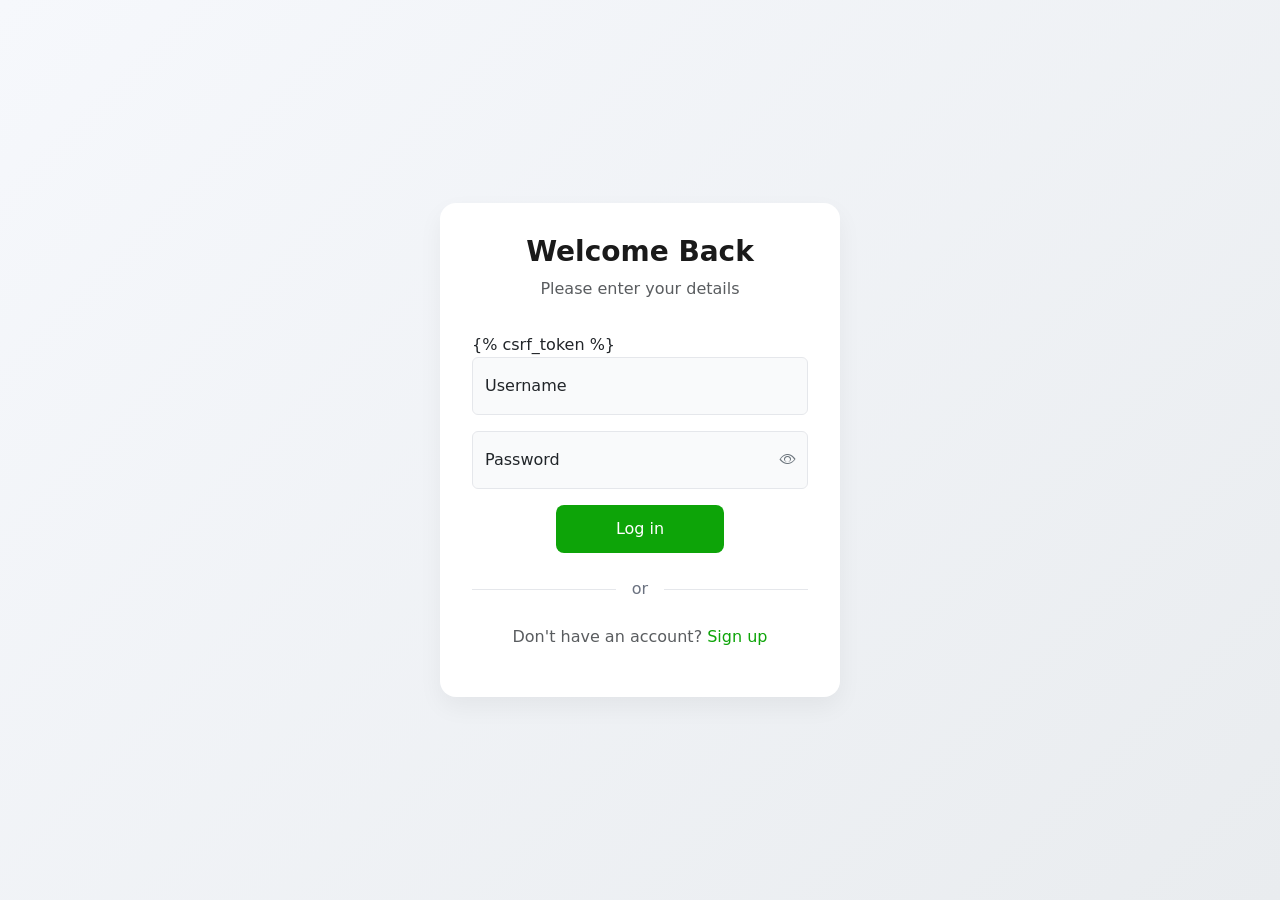
<file: templates/login.html>
<!DOCTYPE html>
<html lang="en">
<head>
    <meta charset="utf-8">
    <meta name="viewport" content="width=device-width, initial-scale=1">
    <title>Login || Modern Design</title>
    <link rel="stylesheet" href="https://cdn.jsdelivr.net/npm/bootstrap@5.3.0/dist/css/bootstrap.min.css">
    <link rel="stylesheet" href="https://cdn.jsdelivr.net/npm/bootstrap-icons@1.11.1/font/bootstrap-icons.css">

    <style>
        :root {
            --primary-color: #0da408;
            --hover-color: #30a000;
        }

        body {
            height: 100vh;
            background: linear-gradient(135deg, #f6f8fc 0%, #e9ecef 100%);
            display: flex;
            align-items: center;
            justify-content: center;
            padding: 20px;
        }

        .login-container {
            width: 100%;
            max-width: 400px;
            background: white;
            border-radius: 16px;
            box-shadow: 0 10px 25px rgba(0, 0, 0, 0.05);
            padding: 2rem;
            transition: transform 0.2s ease;
        }

        .login-container:hover {
            transform: translateY(-5px);
        }

        .login-header {
            text-align: center;
            margin-bottom: 2rem;
        }

        .login-header h1 {
            font-size: 1.75rem;
            color: #1a1a1a;
            font-weight: 600;
            margin-bottom: 0.5rem;
        }

        .form-floating {
            margin-bottom: 1rem;
        }

        .form-floating input {
            border: 1.5px solid #e5e7eb;
            background-color: #f9fafb;
            transition: all 0.2s ease;
        }

        .form-floating input:focus {
            border-color: var(--primary-color);
            box-shadow: 0 0 0 4px rgba(79, 70, 229, 0.1);
            background-color: white;
        }

        .form-check-input:checked {
            background-color: var(--primary-color);
            border-color: var(--primary-color);
        }

        .btn-login {
            background-color: var(--primary-color);
            border: none;
            color: white;
            padding: 0.75rem;
            font-weight: 500;
            border-radius: 8px;
            width: 50%;
            transition: all 0.2s ease;
            margin-left: 25%;
        }

        .btn-login:hover {
            background-color: var(--hover-color);
            transform: translateY(-1px);
        }

        .btn-login:active {
            transform: translateY(1px);
        }

        /* Additional modern touches */
        .input-group-divider {
            position: relative;
            text-align: center;
            margin: 1.5rem 0;
        }

        .input-group-divider::before {
            content: "";
            position: absolute;
            top: 50%;
            left: 0;
            right: 0;
            height: 1px;
            background-color: #e5e7eb;
            z-index: 1;
        }

        .input-group-divider span {
            background-color: white;
            padding: 0 1rem;
            color: #6b7280;
            position: relative;
            z-index: 2;
        }

        /* toggele and hide password */
        .password-toggle {
            padding-right: 12px;
            z-index: 5;
        }
        .password-toggle i {
            color: #6c757d;
        }
    </style>
</head>

<body>
    <div class="login-container">
        <div class="login-header">
            <h1>Welcome Back</h1>
            <p class="text-muted">Please enter your details</p>
        </div>
        
        <form method="post" action="/login">
            {% csrf_token %}
            <div class="form-floating">
                <input type="text" class="form-control" id="username" name="username" placeholder="Enter your username">
                <label for="username">Username</label>
            </div>
            
            <div class="form-floating position-relative">
                <input type="password" class="form-control" id="password" name="password" placeholder="Enter your password">
                <label for="password">Password</label>
                <button type="button" class="btn position-absolute end-0 top-50 translate-middle-y border-0 bg-transparent password-toggle" onclick="togglePassword()">
                    <i class="bi bi-eye"></i>
                </button>
            </div>

            <!-- <div class="d-flex justify-content-between align-items-center mb-4">
                <div class="form-check">
                    <input class="form-check-input" type="checkbox" id="rememberMe">
                    <label class="form-check-label" for="rememberMe">
                        Remember me
                    </label>
                </div>
                <a href="#" class="text-decoration-none" style="color: var(--primary-color)">Forgot password?</a>
            </div> -->

            <button class="btn-login" type="submit">Log in</button>
            
            <div class="input-group-divider">
                <span>or</span>
            </div>
            
            <p class="text-center mt-4 text-muted">
                Don't have an account? 
                <a href="#" class="text-decoration-none" style="color: var(--primary-color)">Sign up</a>
            </p>
        </form>
    </div>



    <script>
        function togglePassword() {
            const passwordInput = document.getElementById('password');
            const toggleButton = document.querySelector('.password-toggle i');
            
            if (passwordInput.type === 'password') {
                passwordInput.type = 'text';
                toggleButton.classList.remove('bi-eye');
                toggleButton.classList.add('bi-eye-slash');
            } else {
                passwordInput.type = 'password';
                toggleButton.classList.remove('bi-eye-slash');
                toggleButton.classList.add('bi-eye');
            }
        }
        </script>



</body>
</html>
</file>
